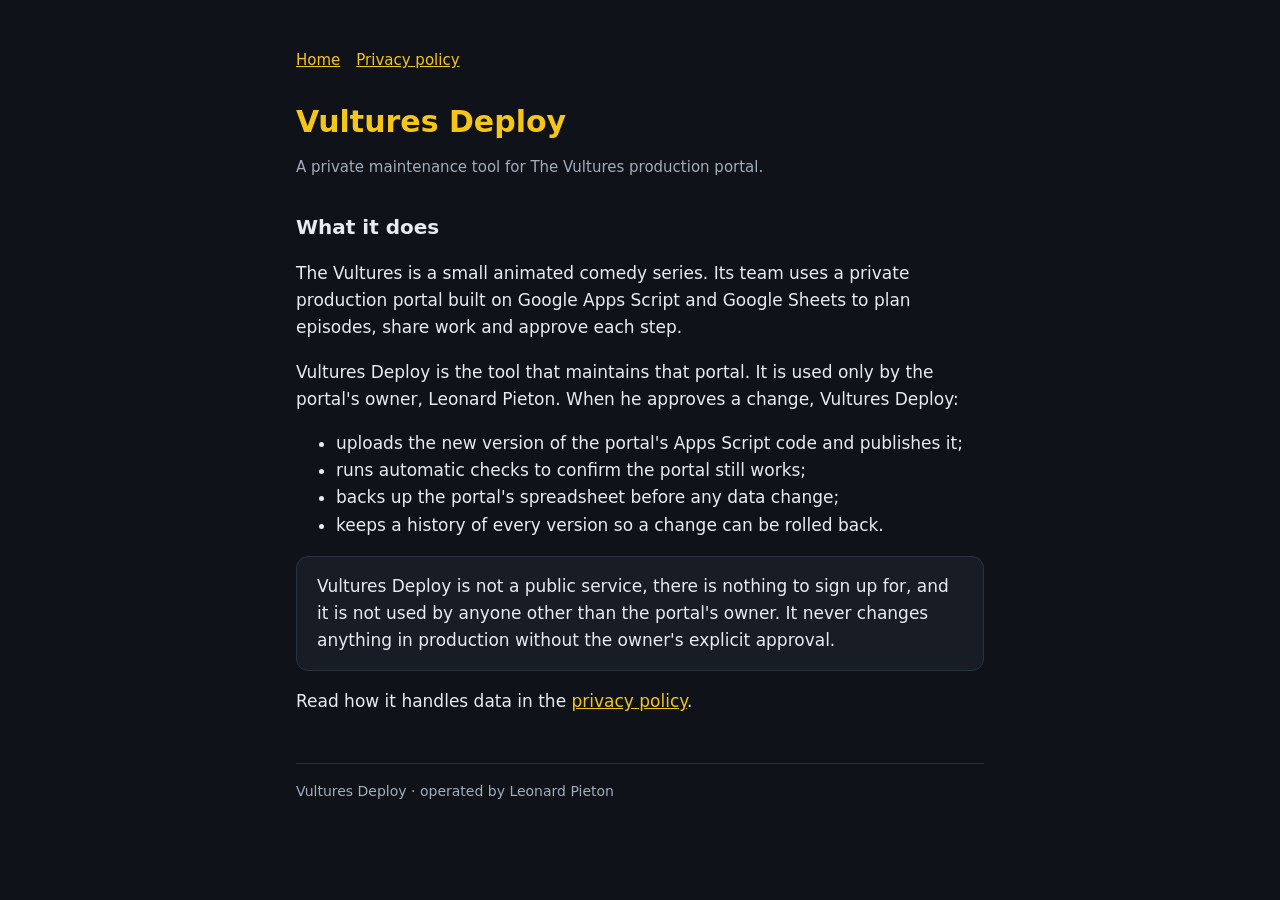
<file: index.html>
<!doctype html>
<html lang="en"><head><meta charset="utf-8"><meta name="viewport" content="width=device-width,initial-scale=1">
<title>Vultures Deploy</title><meta name="description" content="Vultures Deploy: the private tool that updates and maintains The Vultures production portal.">
<link rel="stylesheet" href="style.css"></head>
<body><main>
<nav><a href="./">Home</a><a href="privacy.html">Privacy policy</a></nav>
<h1><span>Vultures Deploy</span></h1>
<p class="muted">A private maintenance tool for The Vultures production portal.</p>
<h2>What it does</h2>
<p>The Vultures is a small animated comedy series. Its team uses a private production portal built on Google Apps Script and Google Sheets to plan episodes, share work and approve each step.</p>
<p>Vultures Deploy is the tool that maintains that portal. It is used only by the portal's owner, Leonard Pieton. When he approves a change, Vultures Deploy:</p>
<ul>
<li>uploads the new version of the portal's Apps Script code and publishes it;</li>
<li>runs automatic checks to confirm the portal still works;</li>
<li>backs up the portal's spreadsheet before any data change;</li>
<li>keeps a history of every version so a change can be rolled back.</li>
</ul>
<div class="card"><p style="margin:0">Vultures Deploy is not a public service, there is nothing to sign up for, and it is not used by anyone other than the portal's owner. It never changes anything in production without the owner's explicit approval.</p></div>
<p>Read how it handles data in the <a href="privacy.html">privacy policy</a>.</p>
<footer>Vultures Deploy · operated by Leonard Pieton</footer>
</main></body></html>
</file>
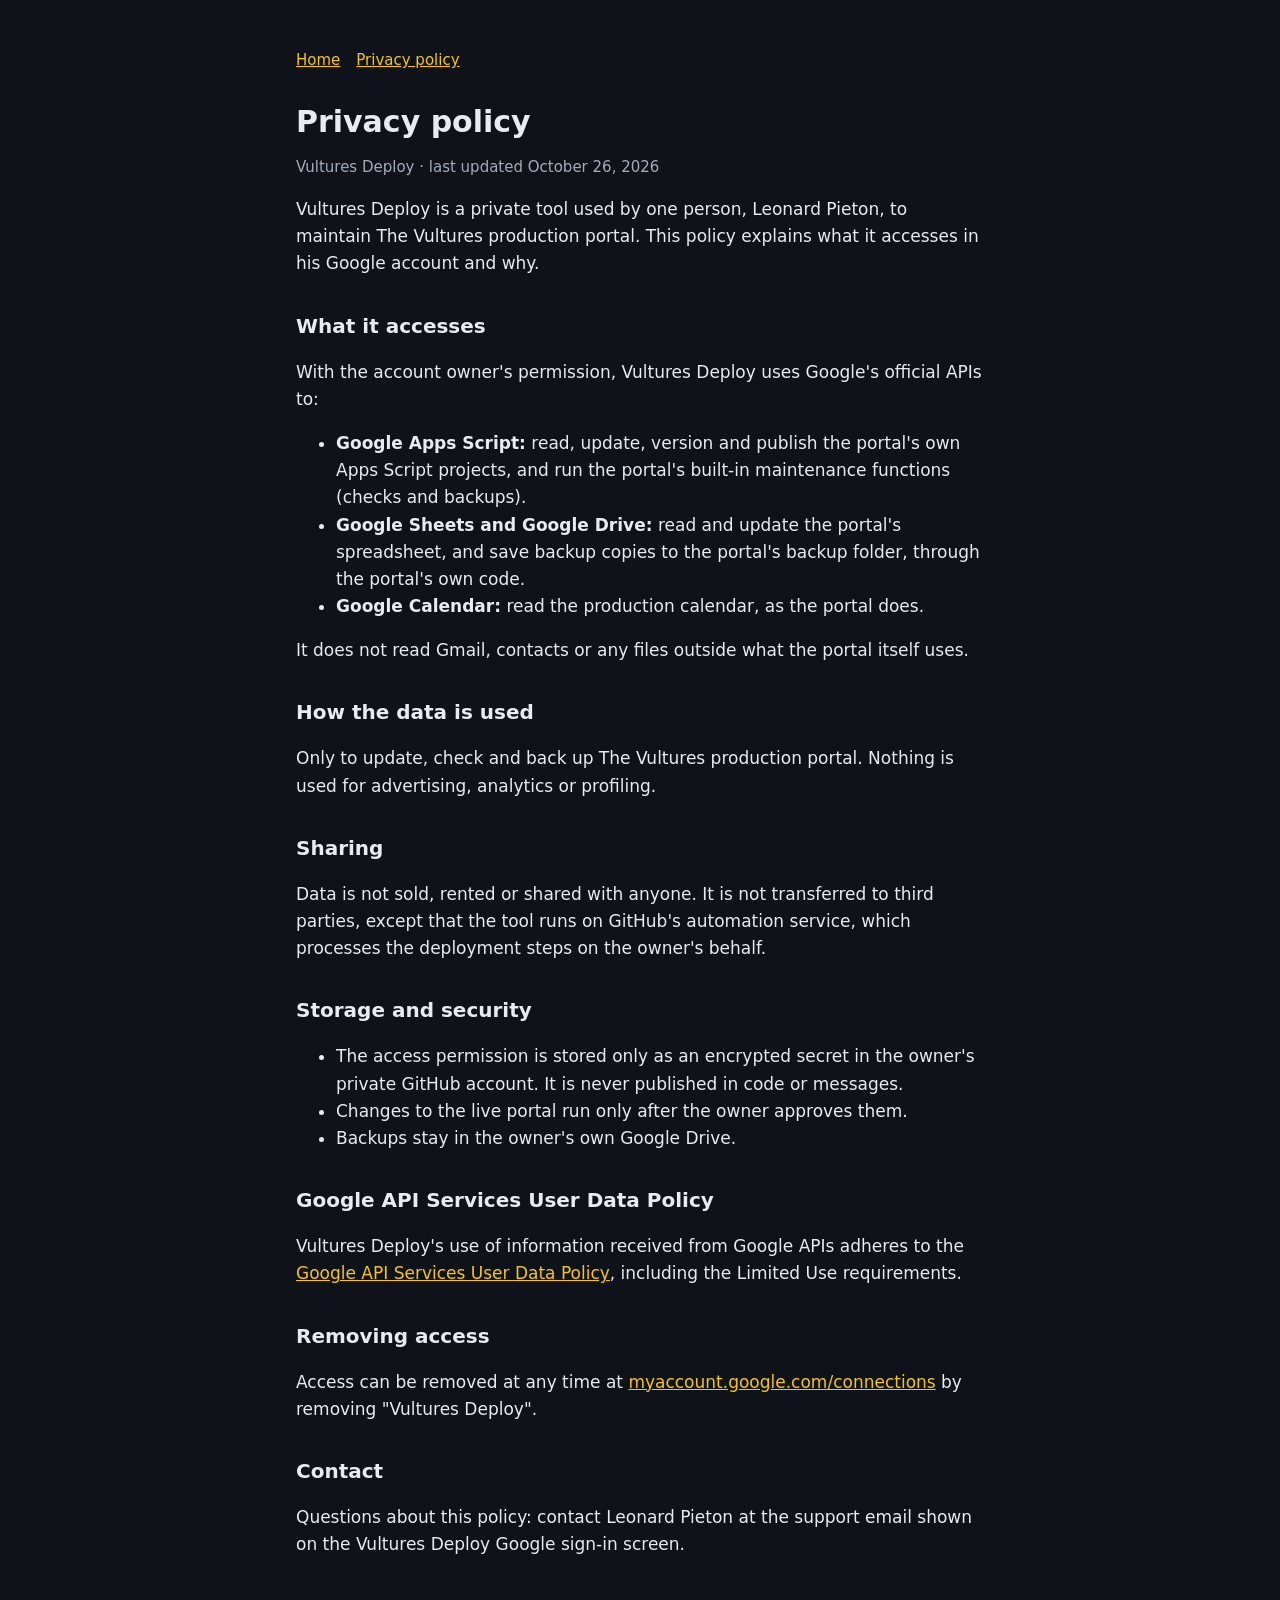
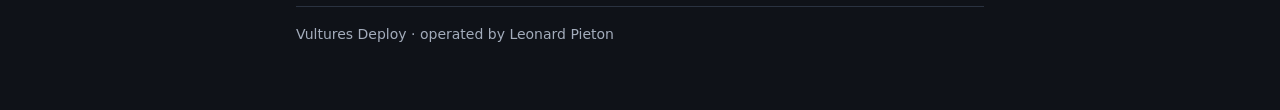
<file: privacy.html>
<!doctype html>
<html lang="en"><head><meta charset="utf-8"><meta name="viewport" content="width=device-width,initial-scale=1">
<title>Privacy policy · Vultures Deploy</title><meta name="description" content="Privacy policy for Vultures Deploy.">
<link rel="stylesheet" href="style.css"></head>
<body><main>
<nav><a href="./">Home</a><a href="privacy.html">Privacy policy</a></nav>
<h1>Privacy policy</h1>
<p class="muted">Vultures Deploy · last updated October 26, 2026</p>
<p>Vultures Deploy is a private tool used by one person, Leonard Pieton, to maintain The Vultures production portal. This policy explains what it accesses in his Google account and why.</p>
<h2>What it accesses</h2>
<p>With the account owner's permission, Vultures Deploy uses Google's official APIs to:</p>
<ul>
<li><b>Google Apps Script:</b> read, update, version and publish the portal's own Apps Script projects, and run the portal's built-in maintenance functions (checks and backups).</li>
<li><b>Google Sheets and Google Drive:</b> read and update the portal's spreadsheet, and save backup copies to the portal's backup folder, through the portal's own code.</li>
<li><b>Google Calendar:</b> read the production calendar, as the portal does.</li>
</ul>
<p>It does not read Gmail, contacts or any files outside what the portal itself uses.</p>
<h2>How the data is used</h2>
<p>Only to update, check and back up The Vultures production portal. Nothing is used for advertising, analytics or profiling.</p>
<h2>Sharing</h2>
<p>Data is not sold, rented or shared with anyone. It is not transferred to third parties, except that the tool runs on GitHub's automation service, which processes the deployment steps on the owner's behalf.</p>
<h2>Storage and security</h2>
<ul>
<li>The access permission is stored only as an encrypted secret in the owner's private GitHub account. It is never published in code or messages.</li>
<li>Changes to the live portal run only after the owner approves them.</li>
<li>Backups stay in the owner's own Google Drive.</li>
</ul>
<h2>Google API Services User Data Policy</h2>
<p>Vultures Deploy's use of information received from Google APIs adheres to the <a href="https://developers.google.com/terms/api-services-user-data-policy">Google API Services User Data Policy</a>, including the Limited Use requirements.</p>
<h2>Removing access</h2>
<p>Access can be removed at any time at <a href="https://myaccount.google.com/connections">myaccount.google.com/connections</a> by removing "Vultures Deploy".</p>
<h2>Contact</h2>
<p>Questions about this policy: contact Leonard Pieton at the support email shown on the Vultures Deploy Google sign-in screen.</p>
<footer>Vultures Deploy · operated by Leonard Pieton</footer>
</main></body></html>
</file>
<file: style.css>
:root { --bg:#0f1218; --panel:#171c25; --text:#e8ebf1; --muted:#a3acbb; --accent:#f5c518; --line:#2a3240; }
* { box-sizing:border-box; }
body { margin:0; background:var(--bg); color:var(--text); font:17px/1.6 system-ui,-apple-system,"Segoe UI",Roboto,sans-serif; }
main { max-width:720px; margin:0 auto; padding:48px 16px 64px; }
h1 { font-size:30px; line-height:1.2; margin:0 0 8px; } h1 span { color:var(--accent); }
h2 { font-size:20px; margin:32px 0 8px; }
p, li { color:var(--text); } .muted { color:var(--muted); font-size:15px; }
a { color:var(--accent); } nav { display:flex; gap:16px; margin-bottom:32px; font-size:15px; }
.card { background:var(--panel); border:1px solid var(--line); border-radius:12px; padding:16px 20px; margin:16px 0; }
footer { margin-top:48px; padding-top:16px; border-top:1px solid var(--line); color:var(--muted); font-size:14px; }
</file>
